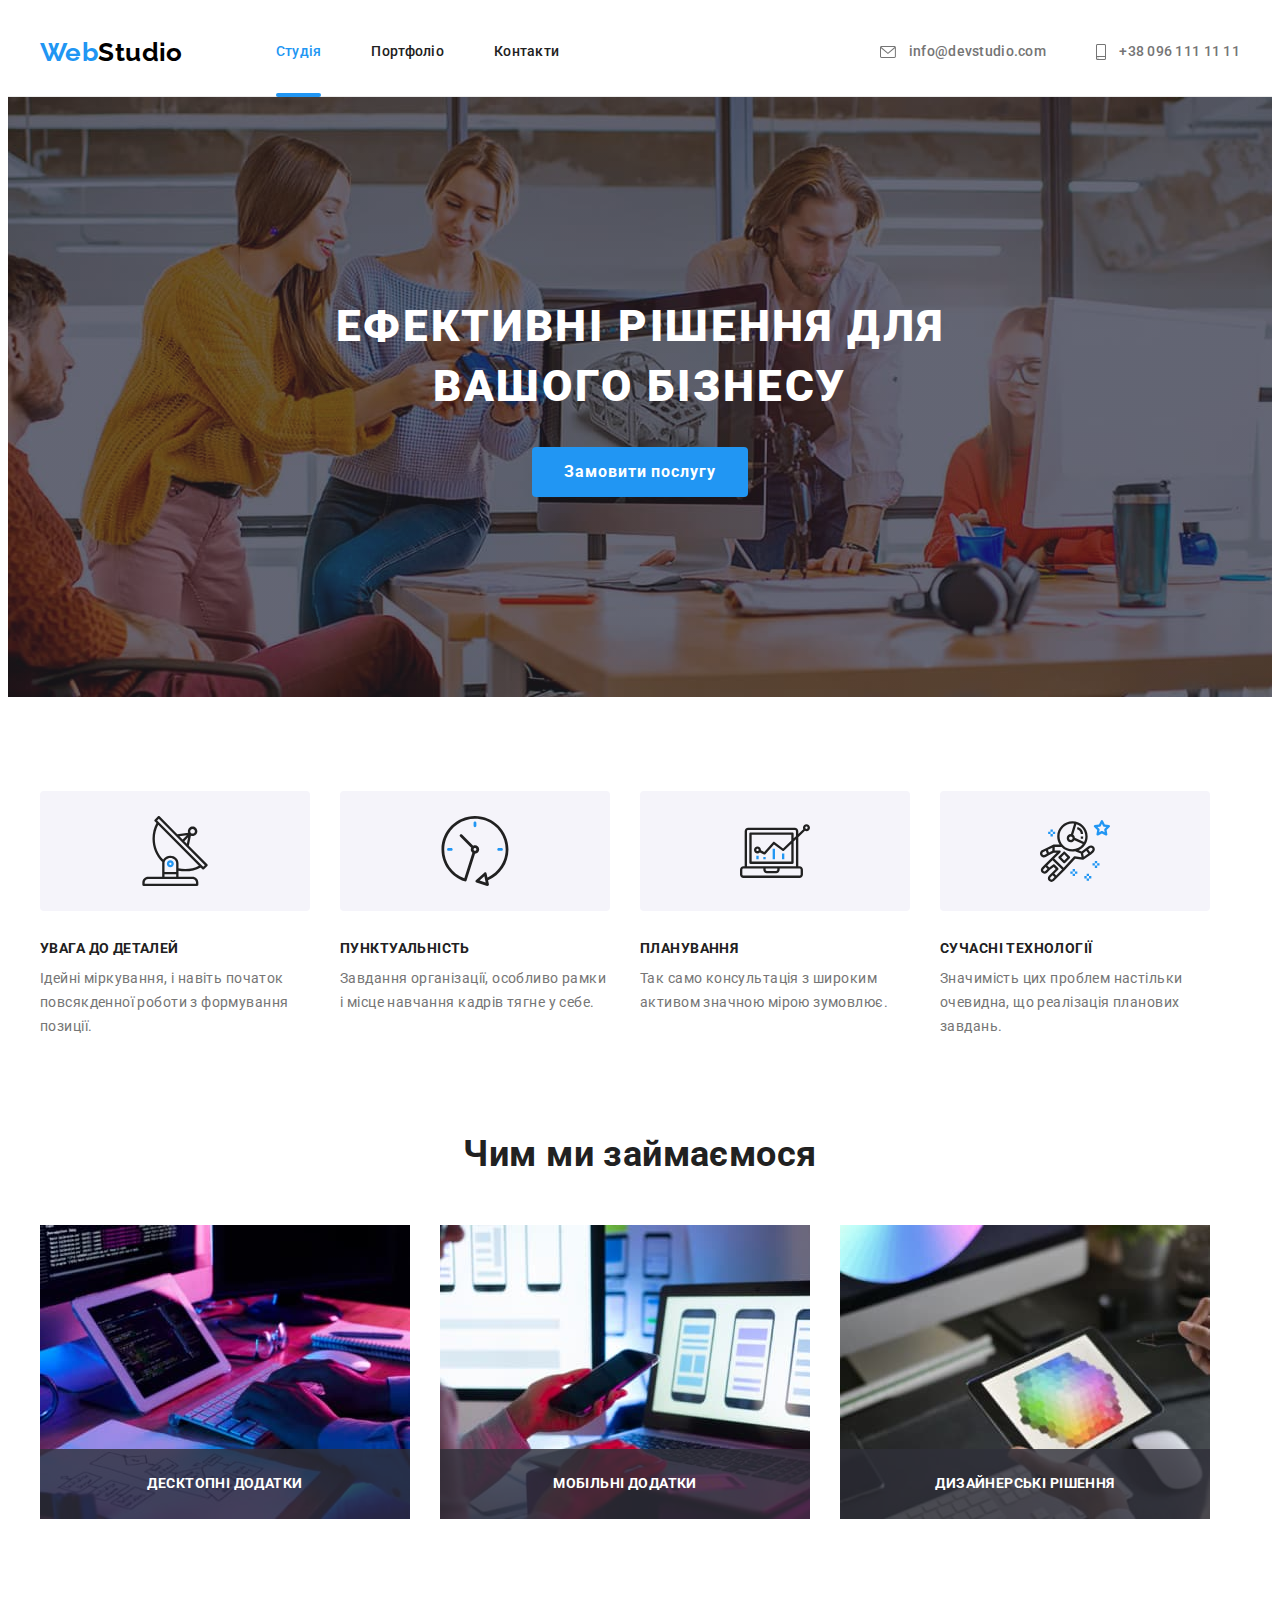
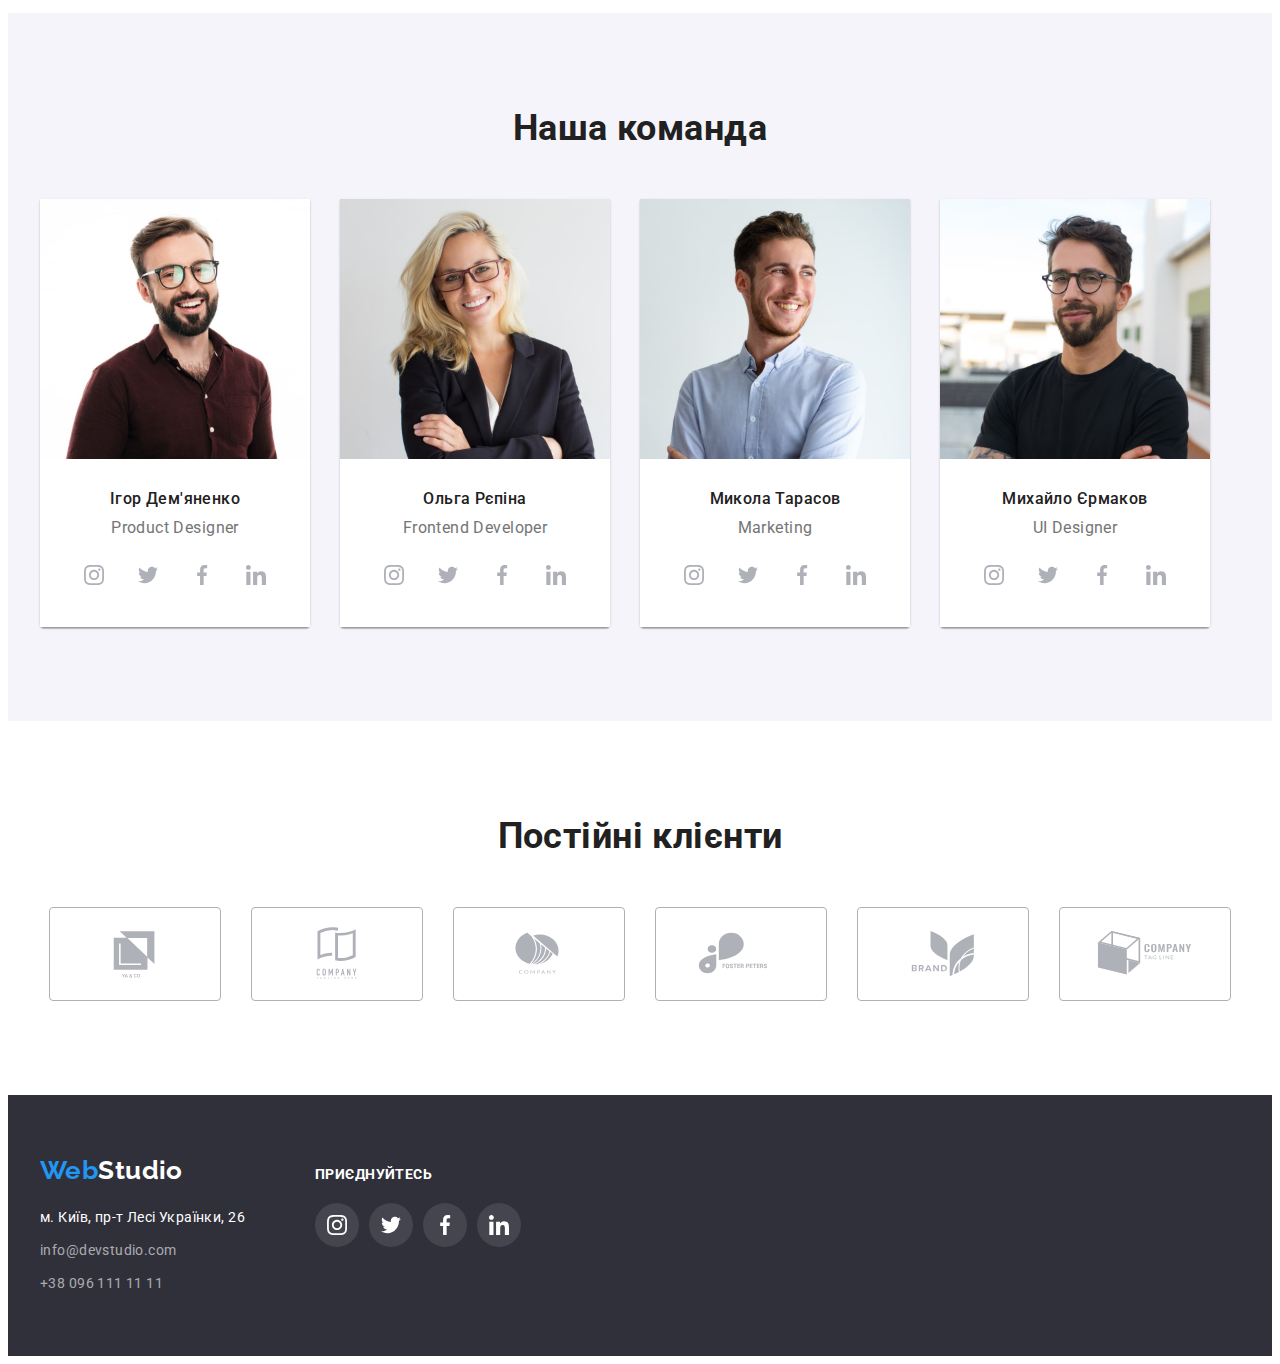
<file: index.html>
<!DOCTYPE html>
<html lang="uk">
  <head>
    <meta charset="UTF-8" />
    <meta http-equiv="X-UA-Compatible" content="IE=edge" />
    <meta name="viewport" content="width=device-width, initial-scale=1.0" />
    <title>WebStudio</title>
    <link rel="preconnect" href="https://fonts.googleapis.com" />
    <link rel="preconnect" href="https://fonts.gstatic.com" crossorigin />
    <link
      href="https://fonts.googleapis.com/css2?family=Raleway:wght@700&family=Roboto:wght@400;500;700;900&display=swap"
      rel="stylesheet"
    />
    <link
      rel="stylesheet"
      href="https://cdnjs.cloudflare.com/ajax/libs/modern-normalize/1.1.0/modern-normalize.min.css"
      integrity="sha512-wpPYUAdjBVSE4KJnH1VR1HeZfpl1ub8YT/NKx4PuQ5NmX2tKuGu6U/JRp5y+Y8XG2tV+wKQpNHVUX03MfMFn9Q=="
      crossorigin="anonymous"
      referrerpolicy="no-referrer"
    />
    <link rel="stylesheet" href="./css/styles.css" />
  </head>
  <body>
    <!-- Шапка сайту -->
    <header class="page-header">
      <div class="container main">
        <nav class="nav-main">
          <!-- Лого хедер -->
          <a class="logo link" href="./index.html">Web<span class="header-studio">Studio</span> </a>
          <!-- Навігація на інші сторінки -->
          <ul class="nav-site list">
            <li class="item"><a href="./index.html" class="link current">Студія</a></li>
            <li class="item"><a href="./portfolio.html" class="link">Портфоліо</a></li>
            <li class="item"><a href="" class="link">Контакти</a></li>
          </ul>
        </nav>
        <ul class="nav-contacts list">
          <li class="item">
            <a href="mailto:info@devstudio.com" class="link">
              <svg class="contact-icon" width="16" height="12">
                <use href="./images/icons.svg#icon-envelope"></use>
              </svg>
              info@devstudio.com</a
            >
          </li>
          <li class="item">
            <a href="tel:+380961111111" class="link">
              <svg class="contact-icon" width="10" height="16">
                <use href="./images/icons.svg#icon-smartphone"></use>
              </svg>
              +38 096 111 11 11</a
            >
          </li>
        </ul>
      </div>
    </header>
    <!-- Унікальний контент сторінки -->
    <main>
      <!-- Герой -->
      <section class="section hero overlay">
        <div class="container">
          <h1 class="hero-title">Ефективні рішення для вашого бізнесу</h1>
          <button type="button" class="button primary" data-modal-open>Замовити послугу</button>
        </div>
      </section>
      <!-- Особливості -->
      <section class="section features">
        <div class="container main-features">
          <h2 class="section-title visually-hidden">Особливості</h2>
          <ul class="feature-list list">
            <li class="feature-element">
              <div class="icon-element">
                <svg class="icon-feature" width="70" height="70">
                  <use href="./images/icons.svg#icon-antenna-1"></use>
                </svg>
              </div>
              <h3 class="title">Увага до деталей</h3>
              <p class="text">
                Ідейні міркування, і навіть початок повсякденної роботи з формування позиції.
              </p>
            </li>
            <li class="feature-element">
              <div class="icon-element">
                <svg class="icon-feature" width="70" height="70">
                  <use href="./images/icons.svg#icon-clock-1"></use>
                </svg>
              </div>
              <h3 class="title">Пунктуальність</h3>
              <p class="text">
                Завдання організації, особливо рамки і місце навчання кадрів тягне у себе.
              </p>
            </li>
            <li class="feature-element">
              <div class="icon-element">
                <svg class="icon-feature" width="70" height="70">
                  <use href="./images/icons.svg#icon-diagram-1"></use>
                </svg>
              </div>
              <h3 class="title">Планування</h3>
              <p class="text">Так само консультація з широким активом значною мірою зумовлює.</p>
            </li>
            <li class="feature-element">
              <div class="icon-element">
                <svg class="icon-feature" width="70" height="70">
                  <use href="./images/icons.svg#icon-astronaut-1"></use>
                </svg>
              </div>
              <h3 class="title">Сучасні технології</h3>
              <p class="text">
                Значимість цих проблем настільки очевидна, що реалізація планових завдань.
              </p>
            </li>
          </ul>
        </div>
      </section>
      <!-- Чим ми займаємося -->
      <section class="section potfolio">
        <div class="container">
          <h2 class="section-title">Чим ми займаємося</h2>
          <ul class="portfolio-list list">
            <li class="potfolio-element">
              <img
                src="./images/box1.jpg"
                alt="Розробка десктопного додатку"
                width="370"
                height="294"
              />
              <p class="portfolio-label">Десктопні додатки</p>
            </li>
            <li class="potfolio-element">
              <img
                src="./images/box2.jpg"
                alt="Розробка додатку для мобільного телефону"
                width="370"
                height="294"
              />
              <p class="portfolio-label">Мобільні додатки</p>
            </li>
            <li class="potfolio-element">
              <img src="./images/box3.jpg" alt="Розробка дизайну" width="370" height="294" />
              <p class="portfolio-label">Дизайнерські рішення</p>
            </li>
          </ul>
        </div>
      </section>
      <!-- Наша команда -->
      <section class="section teams">
        <div class="container">
          <h2 class="section-title">Наша команда</h2>
          <ul class="team-list list">
            <li class="team-element">
              <img src="./images/team1.jpg" alt="Ігор Дем'яненко" width="270" height="260" />
              <div class="container-team">
                <h3 class="title">Ігор Дем'яненко</h3>
                <p lang="en" class="text">Product Designer</p>
                <ul class="social-links list">
                  <li class="team-social">
                    <a class="link" href="">
                      <svg
                        lang="en"
                        aria-label="Instagram icon"
                        class="social-icon"
                        width="20"
                        height="20"
                      >
                        <use href="./images/icons.svg#icon-instagram-1"></use>
                      </svg>
                    </a>
                  </li>
                  <li class="team-social">
                    <a class="link" href="">
                      <svg
                        lang="en"
                        aria-label="Twitter icon"
                        class="social-icon"
                        width="20"
                        height="20"
                      >
                        <use href="./images/icons.svg#icon-twitter-1"></use>
                      </svg>
                    </a>
                  </li>
                  <li class="team-social">
                    <a class="link" href="">
                      <svg
                        lang="en"
                        aria-label="Facebook icon"
                        class="social-icon"
                        width="20"
                        height="20"
                      >
                        <use href="./images/icons.svg#icon-facebook-1"></use>
                      </svg>
                    </a>
                  </li>
                  <li class="team-social">
                    <a class="link" href="">
                      <svg
                        lang="en"
                        aria-label="Linkedin icon"
                        class="social-icon"
                        width="20"
                        height="20"
                      >
                        <use href="./images/icons.svg#icon-linkedin-1"></use>
                      </svg>
                    </a>
                  </li>
                </ul>
              </div>
            </li>
            <li class="team-element">
              <img src="./images/team2.jpg" alt="Ольга Рєпіна" width="270" height="260" />
              <div class="container-team">
                <h3 class="title">Ольга Рєпіна</h3>
                <p lang="en" class="text">Frontend Developer</p>
                <ul class="social-links list">
                  <li class="team-social">
                    <a class="link" href="">
                      <svg
                        lang="en"
                        aria-label="Instagram icon"
                        class="social-icon"
                        width="20"
                        height="20"
                      >
                        <use href="./images/icons.svg#icon-instagram-1"></use>
                      </svg>
                    </a>
                  </li>
                  <li class="team-social">
                    <a class="link" href="">
                      <svg
                        lang="en"
                        aria-label="Twitter icon"
                        class="social-icon"
                        width="20"
                        height="20"
                      >
                        <use href="./images/icons.svg#icon-twitter-1"></use>
                      </svg>
                    </a>
                  </li>
                  <li class="team-social">
                    <a class="link" href="">
                      <svg
                        lang="en"
                        aria-label="Facebook icon"
                        class="social-icon"
                        width="20"
                        height="20"
                      >
                        <use href="./images/icons.svg#icon-facebook-1"></use>
                      </svg>
                    </a>
                  </li>
                  <li class="team-social">
                    <a class="link" href="">
                      <svg
                        lang="en"
                        aria-label="Linkedin icon"
                        class="social-icon"
                        width="20"
                        height="20"
                      >
                        <use href="./images/icons.svg#icon-linkedin-1"></use>
                      </svg>
                    </a>
                  </li>
                </ul>
              </div>
            </li>
            <li class="team-element">
              <img src="./images/team3.jpg" alt="Микола Тарасов" width="270" height="260" />
              <div class="container-team">
                <h3 class="title">Микола Тарасов</h3>
                <p lang="en" class="text">Marketing</p>
                <ul class="social-links list">
                  <li class="team-social">
                    <a class="link" href="">
                      <svg
                        lang="en"
                        aria-label="Instagram icon"
                        class="social-icon"
                        width="20"
                        height="20"
                      >
                        <use href="./images/icons.svg#icon-instagram-1"></use>
                      </svg>
                    </a>
                  </li>
                  <li class="team-social">
                    <a class="link" href="">
                      <svg
                        lang="en"
                        aria-label="Twitter icon"
                        class="social-icon"
                        width="20"
                        height="20"
                      >
                        <use href="./images/icons.svg#icon-twitter-1"></use>
                      </svg>
                    </a>
                  </li>
                  <li class="team-social">
                    <a class="link" href="">
                      <svg
                        lang="en"
                        aria-label="Facebook icon"
                        class="social-icon"
                        width="20"
                        height="20"
                      >
                        <use href="./images/icons.svg#icon-facebook-1"></use>
                      </svg>
                    </a>
                  </li>
                  <li class="team-social">
                    <a class="link" href="">
                      <svg
                        lang="en"
                        aria-label="Linkedin icon"
                        class="social-icon"
                        width="20"
                        height="20"
                      >
                        <use href="./images/icons.svg#icon-linkedin-1"></use>
                      </svg>
                    </a>
                  </li>
                </ul>
              </div>
            </li>
            <li class="team-element">
              <img src="./images/team4.jpg" alt="Михайло Єрмаков" width="270" height="260" />
              <div class="container-team">
                <h3 class="title">Михайло Єрмаков</h3>
                <p lang="en" class="text">UI Designer</p>
                <ul class="social-links list">
                  <li class="team-social">
                    <a class="link" href="">
                      <svg
                        lang="en"
                        aria-label="Instagram icon"
                        class="social-icon"
                        width="20"
                        height="20"
                      >
                        <use href="./images/icons.svg#icon-instagram-1"></use>
                      </svg>
                    </a>
                  </li>
                  <li class="team-social">
                    <a class="link" href="">
                      <svg
                        lang="en"
                        aria-label="Twitter icon"
                        class="social-icon"
                        width="20"
                        height="20"
                      >
                        <use href="./images/icons.svg#icon-twitter-1"></use>
                      </svg>
                    </a>
                  </li>
                  <li class="team-social">
                    <a class="link" href="">
                      <svg
                        lang="en"
                        aria-label="Facebook icon"
                        class="social-icon"
                        width="20"
                        height="20"
                      >
                        <use href="./images/icons.svg#icon-facebook-1"></use>
                      </svg>
                    </a>
                  </li>
                  <li class="team-social">
                    <a class="link" href="">
                      <svg
                        lang="en"
                        aria-label="Linkedin icon"
                        class="social-icon"
                        width="20"
                        height="20"
                      >
                        <use href="./images/icons.svg#icon-linkedin-1"></use>
                      </svg>
                    </a>
                  </li>
                </ul>
              </div>
            </li>
          </ul>
        </div>
      </section>
      <!-- Постійні клієнти -->
      <section class="section clients">
        <div class="container main-clients">
          <h2 class="section-title">Постійні клієнти</h2>
          <ul class="clients-list list">
            <li class="clients-element">
              <a href="" class="link">
                <svg class="clients-icon" width="106" height="60">
                  <use href="./images/icons.svg#icon-Logo1"></use>
                </svg>
              </a>
            </li>
            <li class="clients-element">
              <a href="" class="link">
                <svg class="clients-icon" width="106" height="60">
                  <use href="./images/icons.svg#icon-Logo2"></use>
                </svg>
              </a>
            </li>
            <li class="clients-element">
              <a href="" class="link">
                <svg class="clients-icon" width="106" height="60">
                  <use href="./images/icons.svg#icon-Logo3"></use>
                </svg>
              </a>
            </li>
            <li class="clients-element">
              <a href="" class="link">
                <svg class="clients-icon" width="106" height="60">
                  <use href="./images/icons.svg#icon-Logo4"></use>
                </svg>
              </a>
            </li>
            <li class="clients-element">
              <a href="" class="link">
                <svg class="clients-icon" width="106" height="60">
                  <use href="./images/icons.svg#icon-Logo5"></use>
                </svg>
              </a>
            </li>
            <li class="clients-element">
              <a href="" class="link">
                <svg class="clients-icon" width="106" height="60">
                  <use href="./images/icons.svg#icon-Logo6"></use>
                </svg>
              </a>
            </li>
          </ul>
        </div>
      </section>
    </main>
    <!-- Футер -->
    <footer class="page-footer">
      <div class="container main">
        <div class="main-contacts">
          <!-- Лого футер -->
          <a class="logo footer link" href="./index.html"
            >Web<span class="footer-studio">Studio</span>
          </a>
          <!-- Адреса -->
          <address>
            <ul class="contacts-list list">
              <li class="item">
                <a
                  href="https://goo.gl/maps/QSzguQpFLWUDbfMSA"
                  target="_blank"
                  rel="noopener noreferrer"
                  class="location-link link"
                  >м. Київ, пр-т Лесі Українки, 26</a
                >
              </li>
              <li class="item">
                <a href="mailto:info@devstudio.com" class="contact-link link">info@devstudio.com</a>
              </li>
              <li class="item">
                <a href="tel:+380961111111" class="contact-link link">+38 096 111 11 11</a>
              </li>
            </ul>
          </address>
        </div>
        <div class="main-join">
          <p class="title">приєднуйтесь</p>
          <ul class="services-list list">
            <li class="services-item">
              <a class="link" href="" aria-label="Instagram">
                <svg class="social-icon" width="20" height="20">
                  <use href="./images/icons.svg#icon-instagram-1"></use>
                </svg>
              </a>
            </li>
            <li class="services-item">
              <a class="link" href="" aria-label="Twitter">
                <svg class="social-icon" width="20" height="20">
                  <use href="./images/icons.svg#icon-twitter-1"></use>
                </svg>
              </a>
            </li>
            <li class="services-item">
              <a class="link" href="" aria-label="Facebook">
                <svg class="social-icon" width="20" height="20">
                  <use href="./images/icons.svg#icon-facebook-1"></use>
                </svg>
              </a>
            </li>
            <li class="services-item">
              <a class="link" href="" aria-label="Linkedin">
                <svg class="social-icon" width="20" height="20">
                  <use href="./images/icons.svg#icon-linkedin-1"></use>
                </svg>
              </a>
            </li>
          </ul>
        </div>
      </div>
    </footer>
    <div class="backdrop is-hidden" data-modal>
      <div class="modal">
        <button type="button" class="buttom-close" data-modal-close>
          <svg class="icon-close" width="18" height="18">
            <use href="./images/icons.svg#icon-close-black"></use>
          </svg>
        </button>
      </div>
    </div>
    <script src="./js/modal.js"></script>
  </body>
</html>
</file>
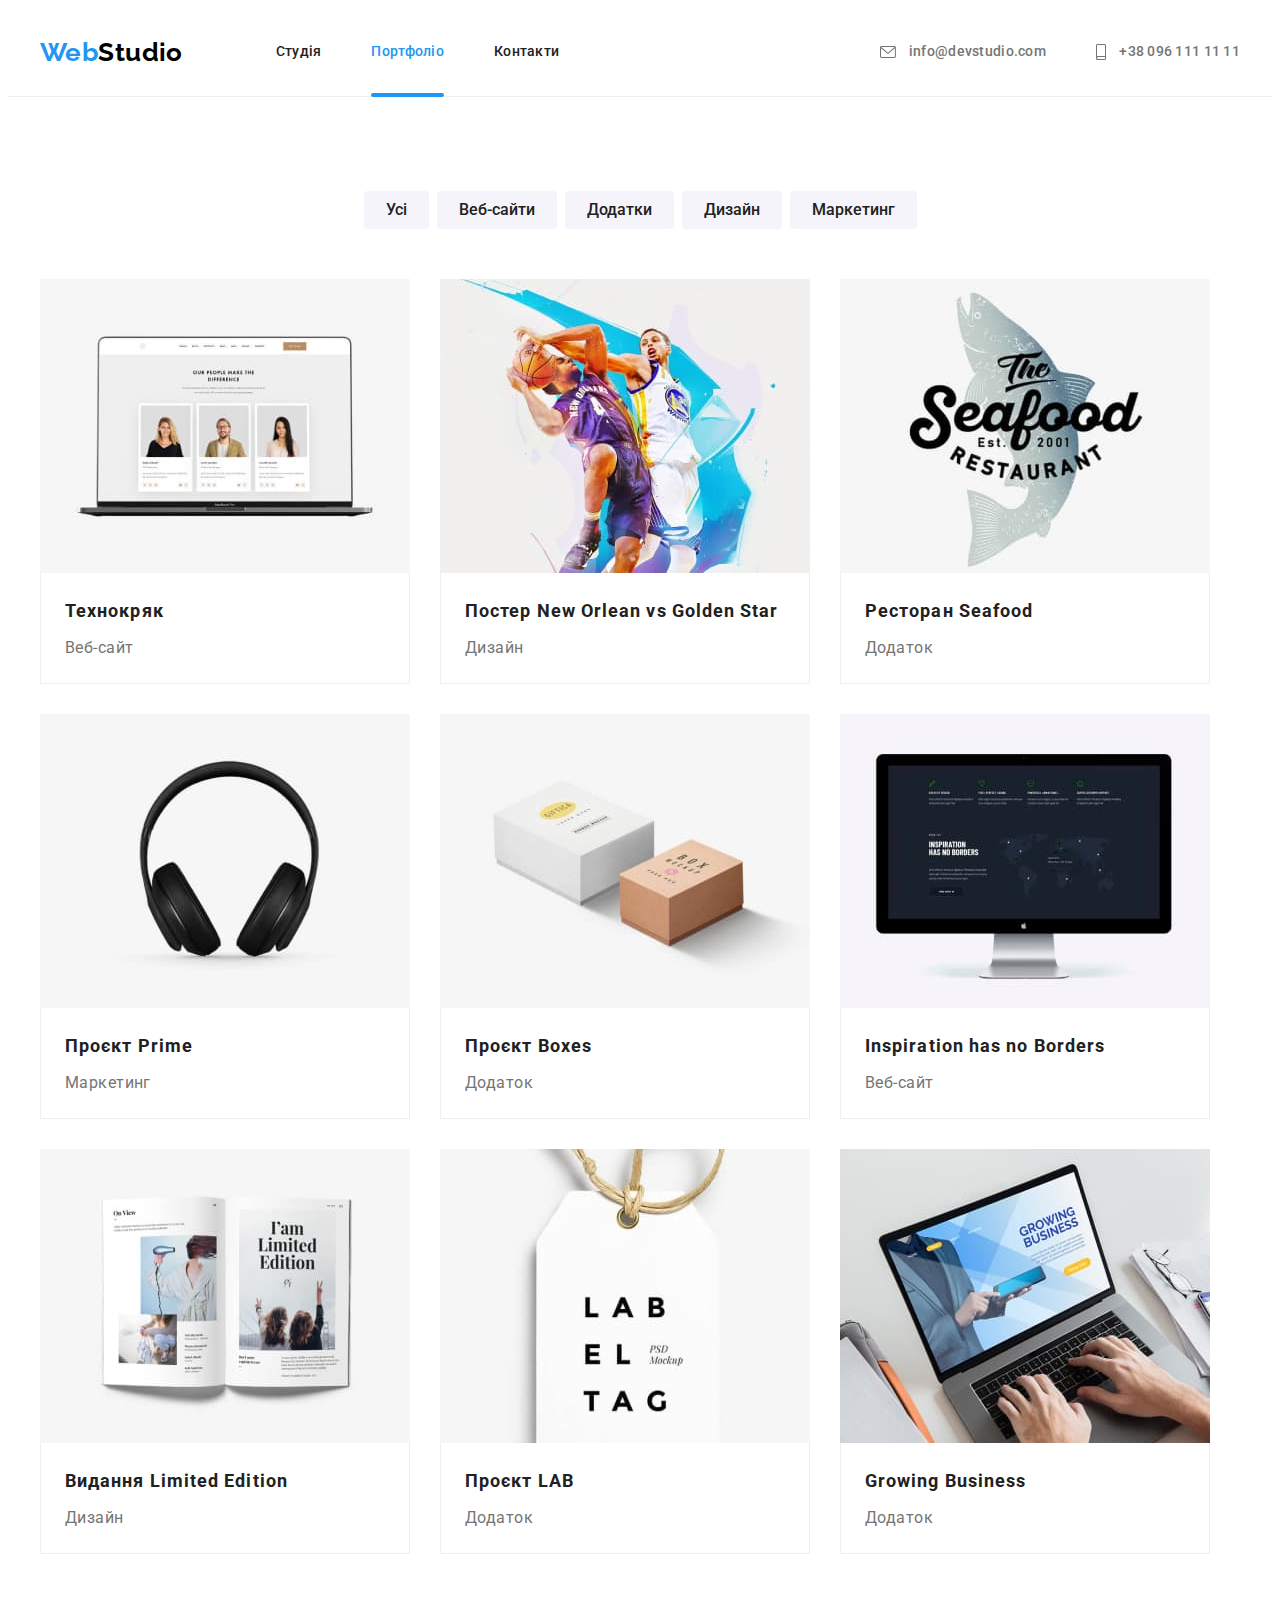
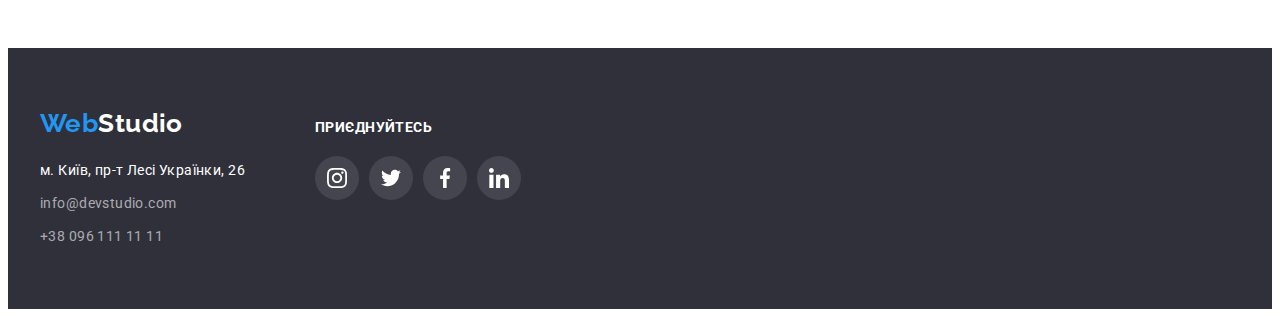
<file: portfolio.html>
<!DOCTYPE html>
<html lang="uk">
  <head>
    <meta charset="UTF-8" />
    <meta http-equiv="X-UA-Compatible" content="IE=edge" />
    <meta name="viewport" content="width=device-width, initial-scale=1.0" />
    <title>WebStudio</title>
    <link rel="preconnect" href="https://fonts.googleapis.com" />
    <link rel="preconnect" href="https://fonts.gstatic.com" crossorigin />
    <link
      href="https://fonts.googleapis.com/css2?family=Raleway:wght@700&family=Roboto:wght@400;500;700;900&display=swap"
      rel="stylesheet"
    />
    <link
      rel="stylesheet"
      href="https://cdnjs.cloudflare.com/ajax/libs/modern-normalize/1.1.0/modern-normalize.min.css"
      integrity="sha512-wpPYUAdjBVSE4KJnH1VR1HeZfpl1ub8YT/NKx4PuQ5NmX2tKuGu6U/JRp5y+Y8XG2tV+wKQpNHVUX03MfMFn9Q=="
      crossorigin="anonymous"
      referrerpolicy="no-referrer"
    />
    <link rel="stylesheet" href="./css/styles.css" />
  </head>
  <body>
    <!-- Шапка сайту -->
    <header class="page-header">
      <div class="container main">
        <nav class="nav-main">
          <!-- Лого хедер -->
          <a class="logo link" href="./index.html">Web<span class="header-studio">Studio</span> </a>
          <!-- Навігація на інші сторінки -->
          <ul class="nav-site list">
            <li class="item"><a href="./index.html" class="link">Студія</a></li>
            <li class="item"><a href="./portfolio.html" class="link current">Портфоліо</a></li>
            <li class="item"><a href="" class="link">Контакти</a></li>
          </ul>
        </nav>
        <ul class="nav-contacts list">
          <li class="item">
            <a href="mailto:info@devstudio.com" class="link">
              <svg class="contact-icon" width="16" height="12">
                <use href="./images/icons.svg#icon-envelope"></use>
              </svg>
              info@devstudio.com</a
            >
          </li>
          <li class="item">
            <a href="tel:+380961111111" class="link">
              <svg class="contact-icon" width="10" height="16">
                <use href="./images/icons.svg#icon-smartphone"></use>
              </svg>
              +38 096 111 11 11</a
            >
          </li>
        </ul>
      </div>
    </header>
    <!-- Унікальний контент сторінки -->
    <main>
      <section class="section works">
        <h1 class="section-title visually-hidden">Чим ми займаємося</h1>
        <div class="container main-works">
          <!-- Фільтр робіт -->
          <ul class="filter-list list">
            <li class="item"><button type="button" class="button secondary">Усі</button></li>
            <li class="item"><button type="button" class="button secondary">Веб-сайти</button></li>
            <li class="item"><button type="button" class="button secondary">Додатки</button></li>
            <li class="item"><button type="button" class="button secondary">Дизайн</button></li>
            <li class="item"><button type="button" class="button secondary">Маркетинг</button></li>
          </ul>
          <ul class="work-list list">
            <li class="item">
              <a href="" class="work-link link">
                <div class="work-overlay">
                  <img
                    src="./images/portofolio1.jpg"
                    alt="Ноутбук з відкритим веб-сайтом"
                    width="370"
                    height="294"
                  />
                  <div class="work-thumb">
                    <p>
                      Ресурс пропонує комплексні пропозиції з різним рівнем функціоналу та сервісів.
                      Все це дозволить відвідувачу отримати вичерпні відомості про компанію чи
                      приватну особу.
                    </p>
                  </div>
                </div>
                <div class="container-work">
                  <h2 class="title">Технокряк</h2>
                  <p class="text">Веб-сайт</p>
                </div>
              </a>
            </li>
            <li class="item">
              <a href="" class="work-link link">
                <div class="work-overlay">
                  <img
                    src="./images/portofolio2.jpg"
                    alt="Постер з гравцями в баскетбол"
                    width="370"
                    height="294"
                  />
                  <div class="work-thumb">
                    <p>
                      Ресурс пропонує комплексні пропозиції з різним рівнем функціоналу та сервісів.
                      Все це дозволить відвідувачу отримати вичерпні відомості про компанію чи
                      приватну особу.
                    </p>
                  </div>
                </div>
                <div class="container-work">
                  <h2 class="title">Постер New Orlean vs Golden Star</h2>
                  <p class="text">Дизайн</p>
                </div>
              </a>
            </li>
            <li class="item">
              <a href="" class="work-link link">
                <div class="work-overlay">
                  <img
                    src="./images/portofolio3.jpg"
                    alt="Логотип ресторана"
                    width="370"
                    height="294"
                  />
                  <div class="work-thumb">
                    <p>
                      Ресурс пропонує комплексні пропозиції з різним рівнем функціоналу та сервісів.
                      Все це дозволить відвідувачу отримати вичерпні відомості про компанію чи
                      приватну особу.
                    </p>
                  </div>
                </div>
                <div class="container-work">
                  <h2 class="title">Ресторан Seafood</h2>
                  <p class="text">Додаток</p>
                </div>
              </a>
            </li>
            <li class="item">
              <a href="" class="work-link link">
                <div class="work-overlay">
                  <img
                    src="./images/portofolio4.jpg"
                    alt="Чорні навушники"
                    width="370"
                    height="294"
                  />
                  <div class="work-thumb">
                    <p>
                      Ресурс пропонує комплексні пропозиції з різним рівнем функціоналу та сервісів.
                      Все це дозволить відвідувачу отримати вичерпні відомості про компанію чи
                      приватну особу.
                    </p>
                  </div>
                </div>
                <div class="container-work">
                  <h2 class="title">Проєкт Prime</h2>
                  <p class="text">Маркетинг</p>
                </div>
              </a>
            </li>
            <li class="item">
              <a href="" class="work-link link">
                <div class="work-overlay">
                  <img
                    src="./images/portofolio5.jpg"
                    alt="Две картонні коробки"
                    width="370"
                    height="294"
                  />
                  <div class="work-thumb">
                    <p>
                      Ресурс пропонує комплексні пропозиції з різним рівнем функціоналу та сервісів.
                      Все це дозволить відвідувачу отримати вичерпні відомості про компанію чи
                      приватну особу.
                    </p>
                  </div>
                </div>
                <div class="container-work">
                  <h2 class="title">Проєкт Boxes</h2>
                  <p class="text">Додаток</p>
                </div>
              </a>
            </li>
            <li class="item">
              <a href="" class="work-link link">
                <div class="work-overlay">
                  <img
                    src="./images/portofolio6.jpg"
                    alt="Монітор комп'ютера з відкритим веб-сайтом"
                    width="370"
                    height="294"
                  />
                  <div class="work-thumb">
                    <p>
                      Ресурс пропонує комплексні пропозиції з різним рівнем функціоналу та сервісів.
                      Все це дозволить відвідувачу отримати вичерпні відомості про компанію чи
                      приватну особу.
                    </p>
                  </div>
                </div>
                <div class="container-work">
                  <h2 class="title">Inspiration has no Borders</h2>
                  <p class="text">Веб-сайт</p>
                </div>
              </a>
            </li>
            <li class="item">
              <a href="" class="work-link link">
                <div class="work-overlay">
                  <img
                    src="./images/portofolio7.jpg"
                    alt="Відкрита книга"
                    width="370"
                    height="294"
                  />
                  <div class="work-thumb">
                    <p>
                      Ресурс пропонує комплексні пропозиції з різним рівнем функціоналу та сервісів.
                      Все це дозволить відвідувачу отримати вичерпні відомості про компанію чи
                      приватну особу.
                    </p>
                  </div>
                </div>
                <div class="container-work">
                  <h2 class="title">Видання Limited Edition</h2>
                  <p class="text">Дизайн</p>
                </div>
              </a>
            </li>
            <li class="item">
              <a href="" class="work-link link">
                <div class="work-overlay">
                  <img
                    src="./images/portofolio8.jpg"
                    alt="Ярлик з написом"
                    width="370"
                    height="294"
                  />
                  <div class="work-thumb">
                    <p>
                      Ресурс пропонує комплексні пропозиції з різним рівнем функціоналу та сервісів.
                      Все це дозволить відвідувачу отримати вичерпні відомості про компанію чи
                      приватну особу.
                    </p>
                  </div>
                </div>
                <div class="container-work">
                  <h2 class="title">Проєкт LAB</h2>
                  <p class="text">Додаток</p>
                </div>
              </a>
            </li>
            <li class="item">
              <a href="" class="work-link link">
                <div class="work-overlay">
                  <img
                    src="./images/portofolio9.jpg"
                    alt="Ноутбук з запущеним мобільним додатком"
                    width="370"
                    height="294"
                  />
                  <div class="work-thumb">
                    <p>
                      Ресурс пропонує комплексні пропозиції з різним рівнем функціоналу та сервісів.
                      Все це дозволить відвідувачу отримати вичерпні відомості про компанію чи
                      приватну особу.
                    </p>
                  </div>
                </div>
                <div class="container-work">
                  <h2 class="title">Growing Business</h2>
                  <p class="text">Додаток</p>
                </div>
              </a>
            </li>
          </ul>
        </div>
      </section>
    </main>
    <!-- Футер -->
    <footer class="page-footer">
      <div class="container main">
        <div class="main-contacts">
          <!-- Лого футер -->
          <a class="logo footer link" href="./index.html"
            >Web<span class="footer-studio">Studio</span>
          </a>
          <!-- Адреса -->
          <address>
            <ul class="contacts-list list">
              <li class="item">
                <a
                  href="https://goo.gl/maps/QSzguQpFLWUDbfMSA"
                  target="_blank"
                  rel="noopener noreferrer"
                  class="location-link link"
                  >м. Київ, пр-т Лесі Українки, 26</a
                >
              </li>
              <li class="item">
                <a href="mailto:info@devstudio.com" class="contact-link link">info@devstudio.com</a>
              </li>
              <li class="item">
                <a href="tel:+380961111111" class="contact-link link">+38 096 111 11 11</a>
              </li>
            </ul>
          </address>
        </div>
        <div class="main-join">
          <p class="title">приєднуйтесь</p>
          <ul class="services-list list">
            <li class="services-item">
              <a class="link" href="" aria-label="Instagram">
                <svg class="social-icon" width="20" height="20">
                  <use href="./images/icons.svg#icon-instagram-1"></use>
                </svg>
              </a>
            </li>
            <li class="services-item">
              <a class="link" href="" aria-label="Twitter">
                <svg class="social-icon" width="20" height="20">
                  <use href="./images/icons.svg#icon-twitter-1"></use>
                </svg>
              </a>
            </li>
            <li class="services-item">
              <a class="link" href="" aria-label="Facebook">
                <svg class="social-icon" width="20" height="20">
                  <use href="./images/icons.svg#icon-facebook-1"></use>
                </svg>
              </a>
            </li>
            <li class="services-item">
              <a class="link" href="" aria-label="Linkedin">
                <svg class="social-icon" width="20" height="20">
                  <use href="./images/icons.svg#icon-linkedin-1"></use>
                </svg>
              </a>
            </li>
          </ul>
        </div>
      </div>
    </footer>
  </body>
</html>
</file>
<file: css/styles.css>
/* Колір основного тексту #212121 */

/* Вторинний колір текста #757575 */

/* Колір акценту #2196F3 */

/* Білий колір #FFFFFF */

/* Черный цвет #000000 */

/* Вторинний колір тексту футера rgba(255, 255, 255, 0.6) */

/* Основний колір фону #E5E5E5 */

/* Вторинний колір фону #F5F4FA */

/* Фон футера #2F303A */

/* Колір фону іконок #AFB1B8 */

:root {
  --primary-text-color: #757575;
  --secondary-text-color: #212121;
  --accent-color: #2196f3;
  --white-color: #ffffff;
  --black-color: #000000;
  --primary-background-color: #ffffff;
  --secondary-background-color: #f5f4fa;
  --footer-background-color: #2f303a;
  --footer-text-color: rgba(255, 255, 255, 0.6);
  --icon-background-color: #afb1b8;
  --footer-icon-background-color: rgba(255, 255, 255, 0.1);
}
/* Глобальні стилі */
body {
  background-color: var(--primary-background-color);
  color: var(--primary-text-color);
  font-family: Roboto, sans-serif;
  font-size: 14px;
  line-height: 1.71;
  letter-spacing: 0.03em;
}

.list {
  padding: 0;
  margin: 0;
  list-style: none;
}

.link {
  text-decoration: none;
}

p {
  padding: 0;
  margin: 0;
}

img {
  display: block;
}

.visually-hidden {
  position: absolute;
  white-space: nowrap;
  width: 1px;
  height: 1px;
  overflow: hidden;
  border: 0;
  padding: 0;
  clip: rect(0 0 0 0);
  clip-path: inset(50%);
  margin: -1px;
}

/* Стилізація кнопок */
.button {
  display: inline-block;
  border-radius: 4px;
  border: none;

  font-family: inherit;
  font-size: 16px;

  cursor: pointer;
}
.button.primary {
  padding: 10px 32px;

  background-color: var(--accent-color);
  color: var(--white-color);
  font-weight: 700;
  line-height: 1.9;
  letter-spacing: 0.06em;

  transition: background-color 250ms cubic-bezier(0.4, 0, 0.2, 1),
    color 250ms cubic-bezier(0.4, 0, 0.2, 1);
  /* transition-property: background-color, color;
  transition-duration: 250ms;
  transition-timing-function: cubic-bezier(0.4, 0, 0.2, 1); */
}
.button.primary:hover,
.button.primary:focus {
  background-color: var(--secondary-background-color);
  color: var(--secondary-text-color);
}

.button.secondary {
  padding: 6px 22px;

  background-color: var(--secondary-background-color);
  color: var(--secondary-text-color);
  font-weight: 500;
  line-height: 1.62;

  transition: background-color 250ms cubic-bezier(0.4, 0, 0.2, 1),
    color 250ms cubic-bezier(0.4, 0, 0.2, 1), box-shadow 250ms cubic-bezier(0.4, 0, 0.2, 1);
}
.button.secondary:hover,
.button.secondary:focus {
  background-color: var(--accent-color);
  color: var(--white-color);

  box-shadow: 0px 3px 1px rgba(0, 0, 0, 0.1), 0px 1px 2px rgba(0, 0, 0, 0.08),
    0px 2px 2px rgba(0, 0, 0, 0.12);
}

/* Лого */
.logo {
  font-family: Raleway, sans-serif;
  font-weight: 700;
  font-size: 26px;
  line-height: 1.19;
  color: var(--accent-color);
}
.header-studio {
  color: var(--black-color);
}
.footer-studio {
  color: var(--white-color);
}

/* Налаштування допоміжного класу container */
.container {
  width: 1200px;
  padding-left: 15px;
  padding-right: 15px;
  margin-right: auto;
  margin-left: auto;
}

/* Шапка сайту */
.main {
  display: flex;
}
.nav-main {
  display: flex;
  align-items: center;
}
.nav-site {
  display: flex;
  margin-left: 93px;
  align-items: center;
}
.nav-contacts {
  display: flex;
  margin-left: 93px;
  align-items: center;
}
.nav-site .item:not(:last-child) {
  margin-right: 50px;
}
.logo {
  display: block;
  padding-top: 24px;
  padding-bottom: 24px;
}
.nav-site .item {
  position: relative;
  display: block;
  padding-top: 32px;
  padding-bottom: 32px;
}
.link.current::after {
  display: flex;
  position: absolute;
  content: '';
  width: 100%;
  height: 4px;
  bottom: -1px;
  left: 0;
  border-radius: 2px;
  background-color: #2196f3;
}
.nav-contacts .item {
  display: block;
  padding-top: 32px;
  padding-bottom: 32px;
}
.nav-contacts {
  display: flex;
  margin-left: auto;
}
.nav-contacts .item:not(:last-child) {
  margin-right: 50px;
}
.page-header {
  background-color: var(--white-color);
  border-bottom: 1px solid #ececec;
}
.nav-site .link {
  color: var(--secondary-text-color);
  font-weight: 500;
  line-height: 1.14;
  letter-spacing: 0.02em;

  transition-property: color;
  transition-duration: 250ms;
  transition-timing-function: cubic-bezier(0.4, 0, 0.2, 1);
}
.nav-site .link:hover,
.nav-site .link:focus {
  color: var(--accent-color);
}
.nav-contacts .link {
  color: var(--primary-text-color);
  font-weight: 500;
  line-height: 1.14;
  letter-spacing: 0.02em;

  transition-property: color;
  transition-duration: 250ms;
  transition-timing-function: cubic-bezier(0.4, 0, 0.2, 1);
}
.nav-contacts .link:hover,
.nav-contacts .link:focus {
  color: var(--accent-color);
}
.nav-site .link.current {
  color: var(--accent-color);
}

.contact-icon {
  margin-right: 10px;
  fill: currentColor;
  vertical-align: middle;
}

/* Герой тимчасовий колір фону */
.hero {
  text-align: center;
  padding-top: 200px;
  padding-bottom: 200px;
}
/* Герой  */
.overlay {
  max-width: 1600px;
  margin-left: auto;
  margin-right: auto;
  background-color: #c4c4c4;
  background-image: linear-gradient(rgba(47, 48, 58, 0.4), rgba(47, 48, 58, 0.4)),
    url('../images/Overlay.jpg');
  background-repeat: no-repeat;
  background-position: center;
  background-size: cover;
}

.hero-title {
  margin-top: 0;
  margin-bottom: 30px;
  max-width: 696px;

  color: var(--white-color);
  font-weight: 900;
  font-size: 44px;
  line-height: 1.36;
  letter-spacing: 0.06em;
  text-transform: uppercase;
  margin-right: auto;
  margin-left: auto;
}

/* Загаловки секцій сторінки index.html*/
.section-title {
  margin-top: 0;
  margin-bottom: 50px;

  color: var(--secondary-text-color);
  font-size: 36px;
  line-height: 1.17;
  text-align: center;
}

/* Особливості */
.features {
  padding-top: 94px;
}
.feature-list {
  display: flex;
}
.feature-element {
  width: 270px;
}
.feature-element:not(:last-child) {
  margin-right: 30px;
}
.feature-list .title {
  margin-top: 0;
  margin-bottom: 10px;

  font-weight: 700;
  font-size: 14px;
  line-height: 1.14;
  text-transform: uppercase;

  color: var(--secondary-text-color);
}
.icon-element {
  /* padding: 25px 100px; */
  display: flex;
  height: 120px;
  width: 100%;
  justify-content: center;
  align-items: center;
  margin-bottom: 30px;
  background: #f5f4fa;
  border-radius: 4px;
}

/* Чим ми займаємося */
.potfolio {
  padding-top: 94px;
  padding-bottom: 94px;
}
.portfolio-list {
  display: flex;
}
.potfolio-element:not(:last-child) {
  margin-right: 30px;
}
.potfolio-element {
  position: relative;
}
.portfolio-label {
  position: absolute;
  display: flex;
  bottom: 0;
  width: 100%;
  height: 70px;

  font-weight: 700;
  line-height: 1.14;
  text-transform: uppercase;
  align-items: center;
  justify-content: center;
  color: var(--white-color);
  background-color: rgba(47, 48, 58, 0.8);
}

/* Наша команда */
.teams {
  padding-top: 94px;
  padding-bottom: 94px;
  background-color: var(--secondary-background-color);
}
.team-list .title {
  margin-top: 0;
  margin-bottom: 10px;

  color: var(--secondary-text-color);
  font-weight: 500;
  font-size: 16px;
  line-height: 1.19;
}
.container-team {
  padding-top: 30px;
  padding-bottom: 30px;
  text-align: center;
  background-color: var(--white-color);
}
.team-list {
  display: flex;
}
.team-element:not(:last-child) {
  margin-right: 30px;
}
.team-list .text {
  font-weight: 400;
  font-size: 16px;
  line-height: 1.19;
}

.team-element {
  box-shadow: 0px 1px 3px rgba(0, 0, 0, 0.12), 0px 1px 1px rgba(0, 0, 0, 0.14),
    0px 2px 1px rgba(0, 0, 0, 0.2);
  border-radius: 0px 0px 4px 4px;
}

.social-links {
  display: flex;
  justify-content: center;
  margin-top: 16px;
}
.team-social:not(:last-child) {
  margin-right: 10px;
}

.team-social .link {
  border-radius: 50%;
  width: 44px;
  height: 44px;
  display: flex;
  justify-content: center;
  align-items: center;
  fill: var(--icon-background-color);
  background-color: var(--white-color);

  transition-property: background-color, fill;
  transition-duration: 250ms;
  transition-timing-function: cubic-bezier(0.4, 0, 0.2, 1);
}

.team-social .link:hover,
.team-social .link:focus {
  fill: var(--white-color);
  background-color: var(--accent-color);
}

/* Постійні клієнти */
.clients {
  padding-top: 94px;
  padding-bottom: 94px;
}

.clients-list {
  display: flex;
  justify-content: center;
}

.clients-element:not(:last-child) {
  margin-right: 30px;
}

.clients-element .link {
  display: flex;
  width: 170px;
  height: 92px;
  border: 1px solid var(--icon-background-color);
  border-radius: 4px;
  justify-content: center;
  align-items: center;
  fill: var(--icon-background-color);

  transition-property: border, fill;
  transition-duration: 250ms;
  transition-timing-function: cubic-bezier(0.4, 0, 0.2, 1);
}
.clients-element .link:hover,
.clients-element .link:focus {
  fill: var(--accent-color);
  border: 1px solid var(--accent-color);
}
/* Футер */
.page-footer {
  background-color: var(--footer-background-color);
}
.main-contacts {
  padding-top: 60px;
  padding-bottom: 60px;
}
.logo.footer {
  display: block;
  padding-top: 0;
  padding-bottom: 0;
  margin-bottom: 20px;
}
.contacts-list .item:not(:last-child) {
  margin-top: 0;
  margin-bottom: 9px;
}
.contacts-list .location-link {
  display: block;

  font-weight: 400;
  font-style: normal;

  color: var(--white-color);
  text-decoration: none;

  transition-property: color;
  transition-duration: 250ms;
  transition-timing-function: cubic-bezier(0.4, 0, 0.2, 1);
}
.contacts-list .location-link:hover,
.contacts-list .location-link:focus {
  color: var(--accent-color);
}
.contacts-list .contact-link {
  display: block;

  font-style: normal;
  font-weight: 400;

  color: var(--footer-text-color);

  transition-property: color;
  transition-duration: 250ms;
  transition-timing-function: cubic-bezier(0.4, 0, 0.2, 1);
}
.contacts-list .contact-link:hover,
.contacts-list .contact-link:focus {
  color: var(--accent-color);
}
.main-join {
  margin-left: 70px;
  padding-top: 72px;
  padding-bottom: 100px;
}
.services-list {
  display: flex;
}
.main-join .title {
  margin-top: 0;
  margin-bottom: 20px;
  font-weight: 700;
  font-style: normal;
  line-height: 1.14;
  text-transform: uppercase;
  color: var(--white-color);
}
.services-item:not(:last-child) {
  margin-right: 10px;
}
.services-item .link {
  border-radius: 50%;
  width: 44px;
  height: 44px;
  display: flex;
  justify-content: center;
  align-items: center;
  fill: var(--white-color);
  background-color: var(--footer-icon-background-color);

  transition-property: background-color;
  transition-duration: 250ms;
  transition-timing-function: cubic-bezier(0.4, 0, 0.2, 1);
}
.services-item .link:hover,
.services-item .link:focus {
  background-color: var(--accent-color);
}

/* Модальне вікно на бекдропі */
.backdrop {
  position: fixed;
  width: 100%;
  height: 100%;
  left: 0;
  top: 0;

  transition-property: opacity;
  transition-duration: 250ms;
  transition-timing-function: cubic-bezier(0.4, 0, 0.2, 1);

  background: rgba(0, 0, 0, 0.2);
}
.backdrop.is-hidden {
  opacity: 0;
  pointer-events: none;
}
.modal {
  position: absolute;
  top: 50%;
  left: 50%;
  transform: translate(-50%, -50%);

  min-width: 528px;
  min-height: 581px;

  background: var(--primary-background-color);
  box-shadow: 0px 1px 3px rgba(0, 0, 0, 0.12), 0px 1px 1px rgba(0, 0, 0, 0.14),
    0px 2px 1px rgba(0, 0, 0, 0.2);
  border-radius: 4px;
}
.buttom-close {
  position: absolute;
  display: flex;
  width: 30px;
  height: 30px;
  top: 8px;
  right: 8px;
  justify-content: center;
  align-items: center;

  background-color: var(--primary-background-color);
  border-radius: 50%;
  border: 1px solid rgba(0, 0, 0, 0.1);

  cursor: pointer;
}

/* Стилі для сторінки portfolio.html */
.works {
  padding-top: 94px;
  padding-bottom: 94px;
}

.filter-list {
  margin-bottom: 50px;
  display: flex;
  justify-content: center;
}
.filter-list .item:not(:last-child) {
  margin-right: 8px;
}
.work-list {
  display: flex;
  flex-wrap: wrap;
}
.work-list .item:not(:nth-child(3n + 3)) {
  margin-right: 30px;
}
.work-list .item:not(:nth-last-child(-n + 3)) {
  margin-bottom: 30px;
}
.work-link {
  display: block;
}
.work-link:hover,
.work-link:focus {
  box-shadow: 0px 1px 1px rgba(0, 0, 0, 0.12), 0px 4px 4px rgba(0, 0, 0, 0.06),
    1px 4px 6px rgba(0, 0, 0, 0.16);
}

.work-overlay {
  position: relative;
  overflow: hidden;
}
.work-thumb {
  position: absolute;
  top: 0;
  left: 0;
  width: 370px;
  height: 294px;
  background-color: rgba(33, 150, 243, 0.9);

  font-style: normal;
  font-weight: 400;
  font-size: 18px;
  line-height: 1.56;
  color: var(--white-color);
  padding: 63px 24px;

  transform: translateY(100%);
  transition: transform 250ms cubic-bezier(0.4, 0, 0.2, 1);
}
.work-link:hover .work-thumb,
.work-link:focus .work-thumb {
  transform: translateY(0);
}

.container-work {
  padding-top: 20px;
  padding-bottom: 20px;
  padding-left: 24px;
  padding-right: 24px;
  border-left: 1px solid #eeeeee;
  border-right: 1px solid #eeeeee;
  border-bottom: 1px solid #eeeeee;
}
.container-work .title {
  margin-top: 0;
  margin-bottom: 4px;
  color: var(--secondary-text-color);
  font-style: normal;
  font-weight: 700;
  font-size: 18px;
  line-height: 2;
  letter-spacing: 0.06em;
}
.container-work .text {
  color: var(--primary-text-color);
  font-style: normal;
  font-weight: 400;
  font-size: 16px;
  line-height: 1.88;
}
</file>
